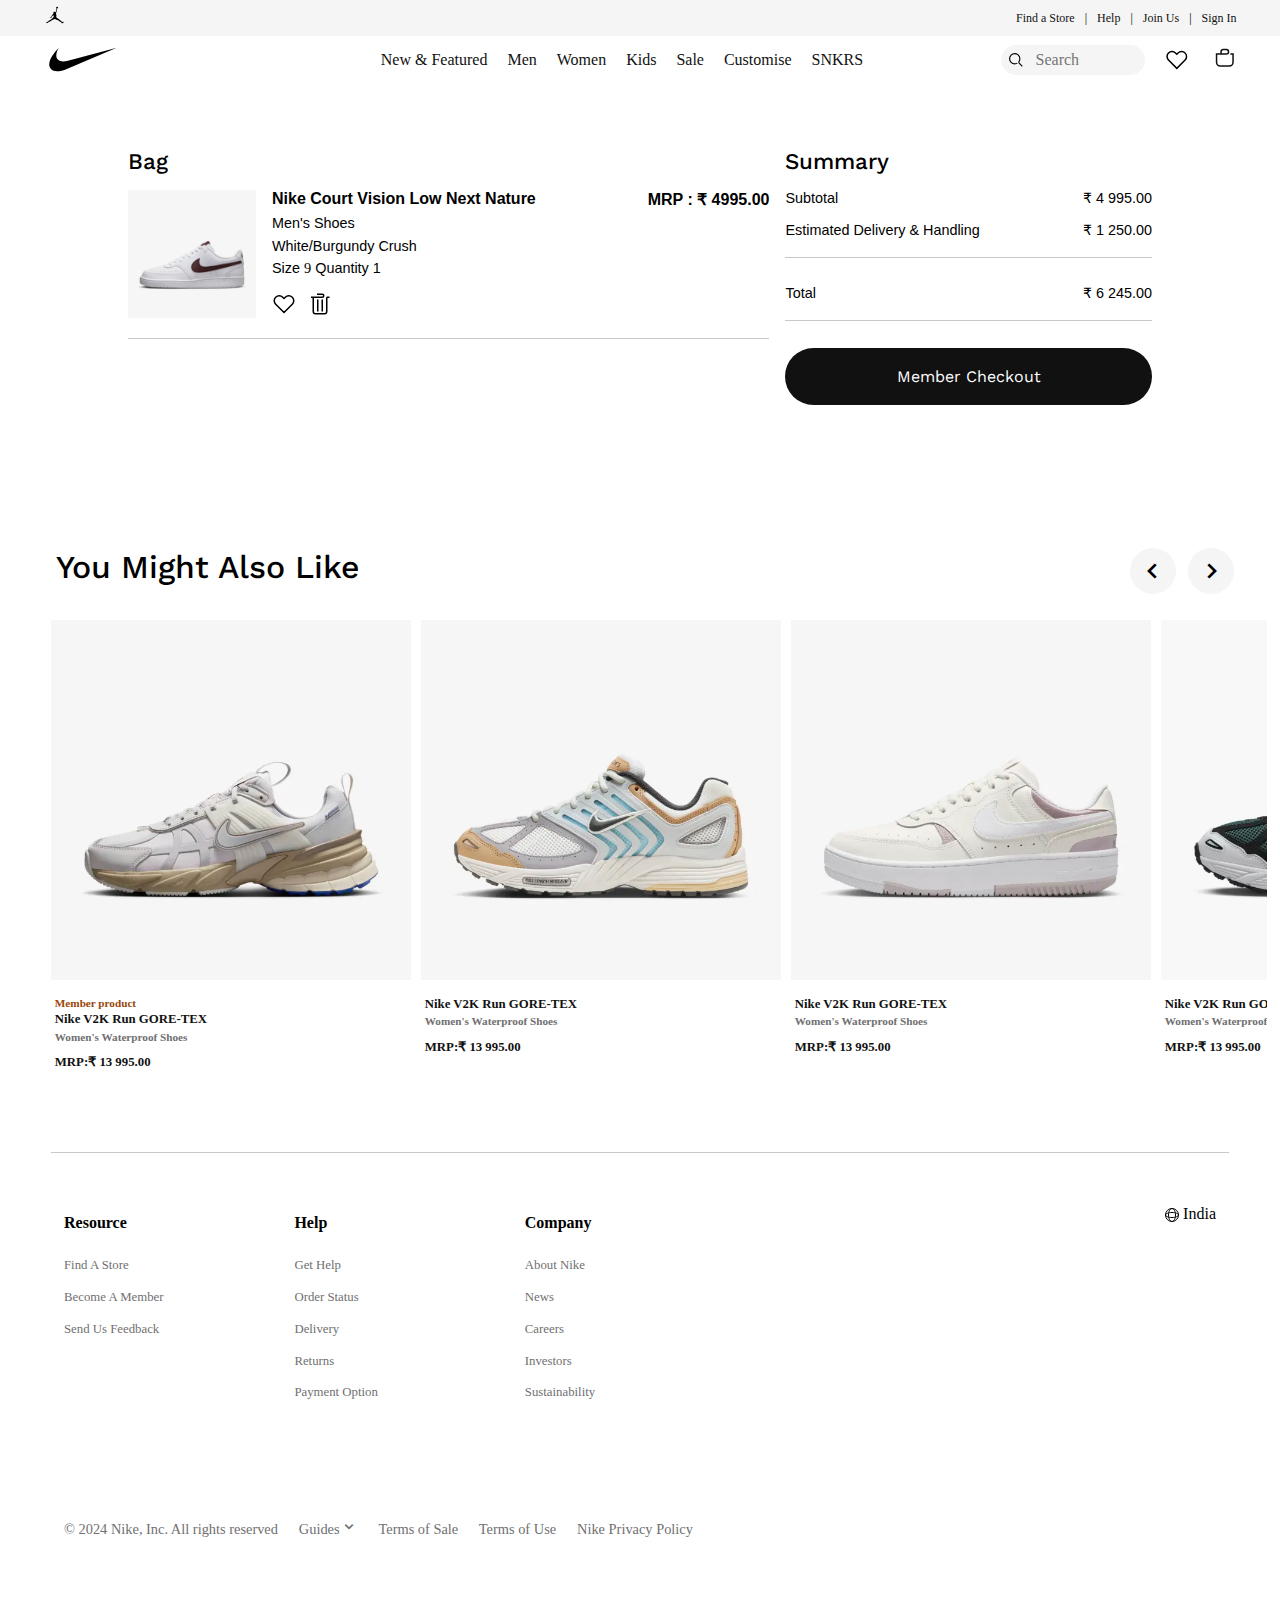
<file: cart.html>
<!DOCTYPE html>
<html lang="en">
<head>
  <meta charset="UTF-8">
  <meta name="viewport" content="width=device-width, initial-scale=1.0">
  <title>Nike. Just Do It. Nike IN </title>
  <link rel="stylesheet" href="Style/style.css">
  <link rel="icon" href="Assets/fav-icon.jpg" type="image/x-icon">

  <link rel="stylesheet"
  href="https://cdn.jsdelivr.net/npm/boxicons@latest/css/boxicons.min.css">

</head>
<body>
  <!-- Top Navabr Start Here -->
  <div class="top-navbar">
    <div class="top-navbar__nav-container">
      <ul >
        <li class="top-navbar__logo1"><a href="#"><img src="Assets/Nike-logo1.svg" alt=""></a></li>
        <li><a href=""><p>Find a Store</p></a></li>
        <li><p>|</p></li>
        <li><a href=""><p>Help</p></a></li>
        <li><p>|</p></li>
        <li><a href=""><p>Join Us</p></a></li>
        <li><p>|</p></li>
        <li><a href="login.html"><p>Sign In</p></a></li>
      </ul>
    </div>
  </div>
  <!-- Top Navbar Ends Here -->

  <!-- Main Navbar Start Here -->
  <header class="header">
    <div class="header__container">

      <div class="header__container--1">
        <img src="Assets/Nike-logo2.svg" alt="">
      </div>

      <div class="header__container--2">
        <ul >
          <li class="hideOnMobile"> <a href="">New & Featured</a></li>
          <li class="hideOnMobile"> <a href="">Men</a> </li>
          <li class="hideOnMobile"> <a href="">Women</a> </li>
          <li class="hideOnMobile"> <a href="">Kids</a> </li>
          <li class="hideOnMobile"> <a href="">Sale</a> </li>
          <li class="hideOnMobile"> <a href="">Customise</a> </li>
          <li class="hideOnMobile"> <a href="">SNKRS</a> </li>
        </ul>
        <div class="sidebar">
          <ul>
            <li onclick="HideSidebar(event)"><a href=""><svg xmlns="http://www.w3.org/2000/svg" height="24px" viewBox="0 -960 960 960" width="24px" fill="#111111"><path d="m256-200-56-56 224-224-224-224 56-56 224 224 224-224 56 56-224 224 224 224-56 56-224-224-224 224Z"/></svg></a></li>
            <li> <a href="">New & Featured</a></li>
            <li> <a href="">Men</a> </li>
            <li> <a href="">Women</a> </li>
            <li> <a href="">Kids</a> </li>
            <li> <a href="">Sale</a> </li>
            <li> <a href="">Customise</a> </li>
            <li> <a href="">SNKRS</a> </li>
          </ul>

          <div class="sidebar__logo">
            <img src="Assets/Nike-logo1.svg" alt=""> <span>Jordan</span>
          </div>

          <h4>Become a Nike Member for the best products, inspiration and stories in sport.<a  href="https://www.nike.com/in/membership">Learn more</a></h4>

          <span>
            <button class="btn1">Join Us</button>
            <button class="btn2">Sign In</button>
          </span>
        </div>
      </div>

      <div class="header__container--3">
        <div class="header__container--3__search-box">
          <span>
            <svg class="header__container--3--svg-icons search" xmlns="http://www.w3.org/2000/svg" aria-hidden="true" focusable="false" viewBox="0 0 24 24" role="img" width="24px" height="24px" fill="none"><path stroke="currentColor" stroke-width="1.5" d="M13.962 16.296a6.716 6.716 0 01-3.462.954 6.728 6.728 0 01-4.773-1.977A6.728 6.728 0 013.75 10.5c0-1.864.755-3.551 1.977-4.773A6.728 6.728 0 0110.5 3.75c1.864 0 3.551.755 4.773 1.977A6.728 6.728 0 0117.25 10.5a6.726 6.726 0 01-.921 3.407c-.517.882-.434 1.988.289 2.711l3.853 3.853"/></svg>
            <input type="text" name="" id="" placeholder="Search">
          </span>
          <svg class="header__container--3--svg-icons hidden-search" xmlns="http://www.w3.org/2000/svg" aria-hidden="true" focusable="false" viewBox="0 0 24 24" role="img" width="24px" height="24px" fill="none"><path stroke="currentColor" stroke-width="1.5" d="M13.962 16.296a6.716 6.716 0 01-3.462.954 6.728 6.728 0 01-4.773-1.977A6.728 6.728 0 013.75 10.5c0-1.864.755-3.551 1.977-4.773A6.728 6.728 0 0110.5 3.75c1.864 0 3.551.755 4.773 1.977A6.728 6.728 0 0117.25 10.5a6.726 6.726 0 01-.921 3.407c-.517.882-.434 1.988.289 2.711l3.853 3.853"/></svg>

          <svg class="header__container--3--svg-icons" xmlns="http://www.w3.org/2000/svg" aria-hidden="true" focusable="false" viewBox="0 0 24 24" role="img" width="24px" height="24px" fill="none"><path stroke="currentColor" stroke-width="1.5" d="M16.794 3.75c1.324 0 2.568.516 3.504 1.451a4.96 4.96 0 010 7.008L12 20.508l-8.299-8.299a4.96 4.96 0 010-7.007A4.923 4.923 0 017.205 3.75c1.324 0 2.568.516 3.504 1.451l.76.76.531.531.53-.531.76-.76a4.926 4.926 0 013.504-1.451"/></svg>

          <a href="cart.html">
            <svg class="header__container--3--svg-icons" xmlns="http://www.w3.org/2000/svg" aria-hidden="true" focusable="false" viewBox="0 0 24 24" role="img" width="24px" height="24px" fill="none"><path stroke="currentColor" stroke-width="1.5" d="M8.25 8.25V6a2.25 2.25 0 012.25-2.25h3a2.25 2.25 0 110 4.5H3.75v8.25a3.75 3.75 0 003.75 3.75h9a3.75 3.75 0 003.75-3.75V8.25H17.5"/></svg>
          </a>

          <svg class="menu-btn" onclick="ShowSidebar(event)" xmlns="http://www.w3.org/2000/svg" height="24px" viewBox="0 -960 960 960" width="24px" fill="#111111"><path d="M120-240v-80h720v80H120Zm0-200v-80h720v80H120Zm0-200v-80h720v80H120Z"/></svg>
        </div>
      </div>
    </div>
  </header>

  <!-- Main Cart -->
  <div class="main-cart">
    <div class="cart">
      <!-- Cart Items -->
      <div class="cart__item">
        <h5>Bag</h5>
        <!-- Item 1 -->
        <div class="cart__item--1">

          <!-- Item Img -->
          <div class="cart__item--img">
            <img src="Assets/cart-item.png" alt="">
          </div>

          <!-- Item Details -->
          <div class="cart__item--detail">
            <div class="cart__item--detail--head">
              <p>Nike Court Vision Low Next Nature</p>
              <p>MRP : ₹ 4995.00</p>
            </div>

            <div class="cart__item--detail--price">
              <p>Men's Shoes</p>
              <p>White/Burgundy Crush</p>
              <p>Size <span>9</span> Quantity 1 <i class='bx bx-chevron-down'></i></p>
              <p><img src="Assets/heart.svg" alt=""> <img src="Assets/bin.svg" alt=""></p>
            </div>
          </div>
        </div>
        <!-- Item 1 End Here -->

        <div class="line-breaker">
          <div class="line"></div>
        </div>

      </div>

      <!-- Total Summary -->
      <div class="cart__total">
        <h5>Summary</h5>

        <div class="cart__total--1">
          <p>Subtotal</p>
          <p>₹ 4 995.00</p>
        </div>

        <div class="cart__total--1">
          <p>Estimated Delivery & Handling</p>
          <p>₹ 1 250.00</p>
        </div>

        <div class="line-breaker">
          <div class="line"></div>
        </div>

        <div class="cart__total--1">
          <p>Total</p>
          <p>₹ 6 245.00</p>
        </div>

        <div class="line-breaker">
          <div class="line"></div>
        </div>

        <button>Member Checkout</button>

      </div>
    </div>
  </div>
  <!-- Main Cart End -->

  <!-- Related -->
  <section class="featured">
    <div class="cart-like featured__head">
      <p>You Might Also Like</p>
      <span>
        <i class='bx bx-chevron-left' ></i>
        <i class='bx bx-chevron-right' ></i>
      </span>
    </div>

    <div class="slider-container">
      <div class="slider">
        <div class="week">
          <div class="week__img-container">
            <img src="Assets/n1.png" alt="">
          </div>
          <div class="week__detail">
            <p class="week__detail--p-red">Member product</p>
            <p class="week__detail--p-black">Nike V2K Run GORE-TEX</p>
            <p class="week__detail--p-gray">Women's Waterproof Shoes</p>
            <p class="week__detail--p-black week__detail--price">MRP:₹ 13 995.00</p>
          </div>
        </div>
        <div class="week">
          <div class="week__img-container">
            <img src="Assets/n2.png" alt="">
          </div>
          <div class="week__detail">
            <p class="week__detail--p-black">Nike V2K Run GORE-TEX</p>
            <p class="week__detail--p-gray">Women's Waterproof Shoes</p>
            <p class="week__detail--p-black week__detail--price">MRP:₹ 13 995.00</p>
          </div>
        </div>
        <div class="week">
          <div class="week__img-container">
            <img src="Assets/n3.png" alt="">
          </div>
          <div class="week__detail">
            <p class="week__detail--p-black">Nike V2K Run GORE-TEX</p>
            <p class="week__detail--p-gray">Women's Waterproof Shoes</p>
            <p class="week__detail--p-black week__detail--price">MRP:₹ 13 995.00</p>
          </div>
        </div>
        <div class="week">
          <div class="week__img-container">
            <img src="Assets/n4.png" alt="">
          </div>
          <div class="week__detail">
            <p class="week__detail--p-black">Nike V2K Run GORE-TEX</p>
            <p class="week__detail--p-gray">Women's Waterproof Shoes</p>
            <p class="week__detail--p-black week__detail--price">MRP:₹ 13 995.00</p>
          </div>
        </div>
        <div class="week">
          <div class="week__img-container">
            <img src="Assets/n5.png" alt="">
          </div>
          <div class="week__detail">
            <p class="week__detail--p-black">Nike V2K Run GORE-TEX</p>
            <p class="week__detail--p-gray">Women's Waterproof Shoes</p>
            <p class="week__detail--p-black week__detail--price">MRP:₹ 13 995.00</p>
          </div>
        </div>
        <div class="week">
          <div class="week__img-container">
            <img src="Assets/n6.png" alt="">
          </div>
          <div class="week__detail">
            <p class="week__detail--p-red">Member product</p>
            <p class="week__detail--p-black">Nike V2K Run GORE-TEX</p>
            <p class="week__detail--p-gray">Women's Waterproof Shoes</p>
            <p class="week__detail--p-black week__detail--price">MRP:₹ 13 995.00</p>
          </div>
        </div>
        <div class="week">
          <div class="week__img-container">
            <img src="Assets/n7.png" alt="">
          </div>
          <div class="week__detail">
            <p class="week__detail--p-black">Nike V2K Run GORE-TEX</p>
            <p class="week__detail--p-gray">Women's Waterproof Shoes</p>
            <p class="week__detail--p-black week__detail--price">MRP:₹ 13 995.00</p>
          </div>
        </div>
        <div class="week">
          <div class="week__img-container">
            <img src="Assets/n8.png" alt="">
          </div>
          <div class="week__detail">
            <p class="week__detail--p-red">Member product</p>
            <p class="week__detail--p-black">Nike V2K Run GORE-TEX</p>
            <p class="week__detail--p-gray">Women's Waterproof Shoes</p>
            <p class="week__detail--p-black week__detail--price">MRP:₹ 13 995.00</p>
          </div>
        </div>
        <div class="week">
          <div class="week__img-container">
            <img src="Assets/n9.png" alt="">
          </div>
          <div class="week__detail">
            <p class="week__detail--p-black">Nike V2K Run GORE-TEX</p>
            <p class="week__detail--p-gray">Women's Waterproof Shoes</p>
            <p class="week__detail--p-black week__detail--price">MRP:₹ 13 995.00</p>
          </div>
        </div>
        <div class="week">
          <div class="week__img-container">
            <img src="Assets/n10.png" alt="">
          </div>
          <div class="week__detail">
            <p class="week__detail--p-black">Nike V2K Run GORE-TEX</p>
            <p class="week__detail--p-gray">Women's Waterproof Shoes</p>
            <p class="week__detail--p-black week__detail--price">MRP:₹ 13 995.00</p>
          </div>
        </div>
      </div>
    </div>
  </section>

  <div class="line-break">
    <div class="line"></div>
  </div>

  <div class="main-footer">
    <div class="main-footer__container">
      <div class="grid1 main-footer__item1">
        <h4>Resource</h4>
        <p> <a href="">Find A Store</a> </p>
        <p> <a href="">Become A Member</a> </p>
        <p> <a href="">Send Us Feedback</a> </p>
      </div>
      <div class="grid1 main-footer__item2">
        <h4>Help</h4>
        <p> <a href="">Get Help</a> </p>
        <p> <a href="">Order Status</a> </p>
        <p> <a href="">Delivery</a> </p>
        <p> <a href="">Returns</a> </p>
        <p> <a href="">Payment Option</a> </p>
      </div>
      <div class="grid1 main-footer__item3">
        <h4>Company</h4>
        <p> <a href="">About Nike</a> </p>
        <p> <a href="">News</a> </p>
        <p> <a href="">Careers</a> </p>
        <p> <a href="">Investors</a> </p>
        <p> <a href="">Sustainability</a> </p>
      </div>
      <div class="grid1 main-footer__item4"></div>
      <div class="grid1 main-footer__item5">
        <div class="main-footer__item5--india">
          <svg xmlns="http://www.w3.org/2000/svg" aria-hidden="true" class="css-npy3on" focusable="false" viewBox="0 0 24 24" role="img" width="16px" height="16px" fill="none"><path stroke="currentColor" stroke-miterlimit="10" stroke-width="1.5" d="M21.75 12A9.75 9.75 0 0112 21.75M21.75 12A9.75 9.75 0 0012 2.25M21.75 12c0 2.071-4.365 3.75-9.75 3.75S2.25 14.071 2.25 12m19.5 0c0-2.071-4.365-3.75-9.75-3.75S2.25 9.929 2.25 12M12 21.75A9.75 9.75 0 012.25 12M12 21.75c2.9 0 5.25-4.365 5.25-9.75S14.9 2.25 12 2.25m0 19.5c-2.9 0-5.25-4.365-5.25-9.75S9.1 2.25 12 2.25M2.25 12A9.75 9.75 0 0112 2.25"/></svg>
          <span>India</span></div>
      </div>
    </div>
  </div>

  <div class="main-footer">
    <div class="main-footer__right">
      <p> <span > &#169 2024 Nike, Inc. All rights reserved </span> <span>Guides<i class='bx bx-chevron-down'></i></span> <span>Terms of Sale</span> <span>Terms of Use</span> <span>Nike Privacy Policy</span> </p>
    </div>
  </div>



</body>
</html>
</file>
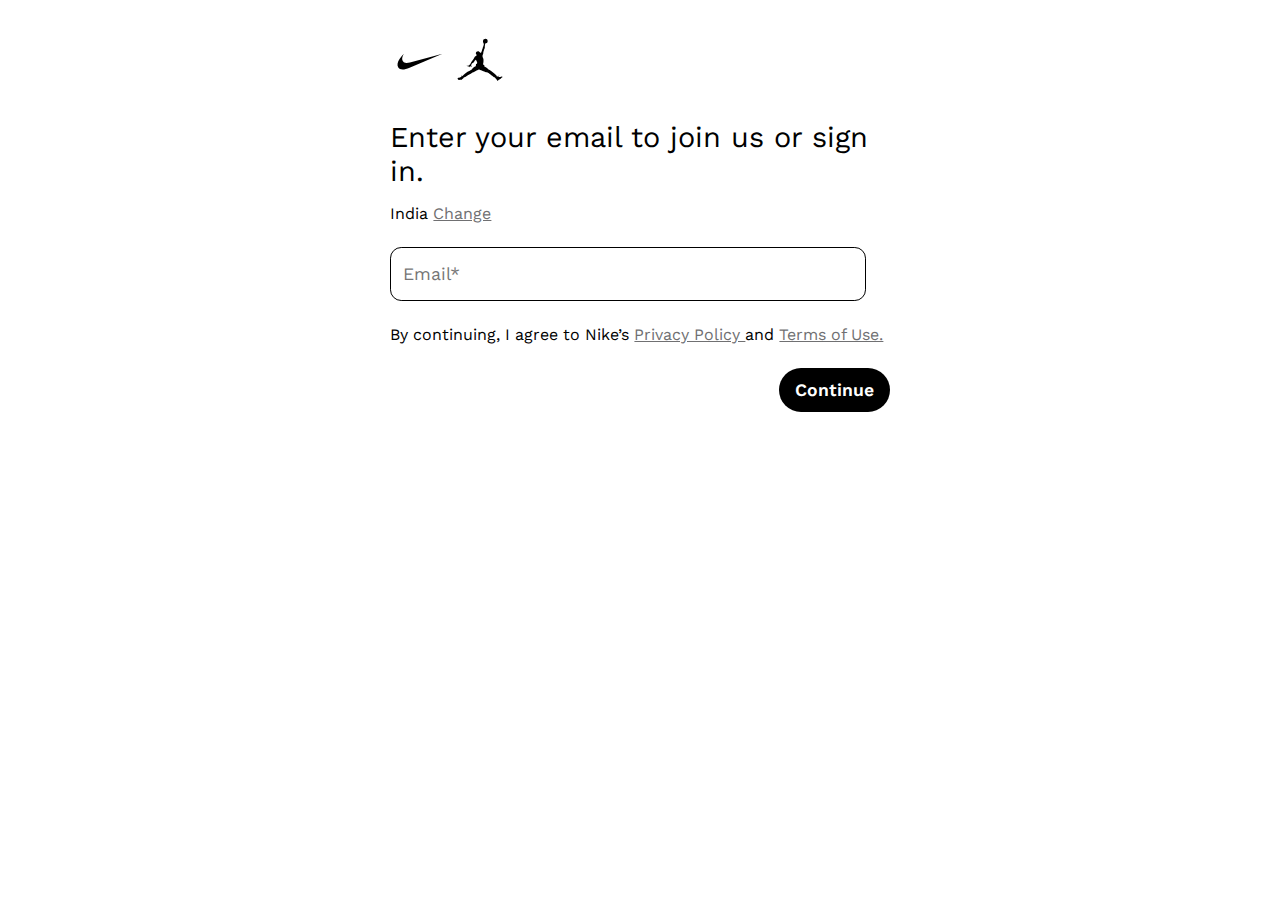
<file: login.html>
<!DOCTYPE html>
<html lang="en">
<head>
  <meta charset="UTF-8">
  <meta name="viewport" content="width=device-width, initial-scale=1.0">

  <title>Nike. Just Do It. Nike IN </title>
  <link rel="stylesheet" href="login-style/login-style.css">
  <link rel="icon" href="Assets/fav-icon.jpg" type="image/x-icon">

</head>
<body>  

  <div class="main-login">
    <div class="login">
      <div class="login__logo">
        <span><img src="Assets/Nike-logo2.svg" alt=""><img src="Assets/Nike-logo1.svg" alt=""></span>
      </div>
      <h4>Enter your email to join us or sign in.</h4>
      <p>India <span>Change</span></p>
      <input type="email" name="" id="" placeholder="Email*">
      <p class="login_policy">By continuing, I agree to Nike’s <span> Privacy Policy </span> and <span>Terms of Use.</span> </p>
      <div class="login__btn">
        <button>Continue</button>
      </div>
    </div>
  </div>

</body>
</html>
</file>
<file: Style/style.css>
@import url("https://fonts.googleapis.com/css2?family=Work+Sans:wght@100..900&display=swap");
@import url("https://fonts.googleapis.com/css2?family=Bebas+Neue&display=swap");
* {
  margin: 0;
  padding: 0;
  font-family: "sans-sarif";
}

html {
  scroll-behavior: smooth;
  height: 0;
}

body {
  width: 100%;
  font-size: 16px;
  height: 16px;
  font-family: "sans-sarif";
  font-style: normal;
  font-weight: normal;
  overflow-x: hidden;
}

.top-navbar {
  width: 100%;
  height: 225%;
  background-color: #f5f5f5;
  display: flex;
  justify-content: center;
  align-items: center;
}
.top-navbar__nav-container {
  width: 94%;
  height: 100%;
  display: flex;
}
.top-navbar__nav-container ul {
  display: flex;
  justify-content: center;
  align-items: center;
  width: 100%;
}
.top-navbar__nav-container ul li {
  list-style-type: none;
  padding: 5px;
  font-size: 12px;
}
.top-navbar__nav-container ul li a {
  text-decoration: none;
}
.top-navbar__nav-container ul li a p {
  font-family: "sans-sarif";
  color: #111111;
  font-size: 0.75rem;
  font-weight: 500;
}
.top-navbar__nav-container ul li a p:hover {
  color: #707072;
}
.top-navbar__logo1 {
  margin-right: auto;
}

.header {
  width: 100%;
  height: 300%;
  display: flex;
  justify-content: center;
}
.header__container {
  width: 94%;
  height: 100%;
  display: flex;
  justify-content: space-between;
}
.header__container--1 {
  display: flex;
  justify-content: space-between;
  align-items: center;
  height: 100%;
}
.header__container--1 img {
  width: 90px;
  height: 100px;
  -o-object-fit: contain;
     object-fit: contain;
}
.header__container--2 {
  display: flex;
  align-items: center;
  justify-content: center;
  margin-left: 15%;
}
.header__container--2 .sidebar {
  position: fixed;
  top: 0;
  right: 0;
  height: 100vh;
  width: 250px;
  z-index: 999;
  background-color: #f5f5f5;
  box-shadow: -10px 0 10px rgba(255, 255, 255, 0.2);
  display: none;
  flex-direction: column;
  align-items: flex-start;
  justify-content: flex-start;
  transition: all 2s ease;
  overflow: scroll;
  padding: 1.5rem;
}
.header__container--2 .sidebar ul {
  display: block;
}
.header__container--2 .sidebar ul li {
  width: 100%;
  line-height: 2rem;
}
.header__container--2 .sidebar ul li:first-child {
  line-height: 3rem;
}
.header__container--2 .sidebar ul li a {
  font-family: "Work Sans", sans-serif;
  font-size: 1rem;
  font-weight: 600;
}
.header__container--2 .sidebar__logo {
  display: flex;
  align-items: center;
  margin-top: 1.5rem;
}
.header__container--2 .sidebar__logo span {
  font-family: "Work Sans", sans-serif;
  margin-left: 0.9rem;
  font-size: 0.9rem;
  font-weight: 600;
}
.header__container--2 .sidebar h4 {
  padding: 1rem 2rem 0 0;
  color: #707072;
  font-family: "Work Sans", sans-serif;
  font-weight: 500;
}
.header__container--2 .sidebar h4 a {
  text-decoration: none;
  color: #111111;
  font-weight: bolder;
  font-family: "Work Sans", sans-serif;
  font-weight: 600;
  margin-left: 0.3rem;
}
.header__container--2 .sidebar span button {
  margin-top: 3rem;
  font-size: 1.1rem;
  font-family: "Work Sans", sans-serif;
  padding: 0.5rem 1rem;
  border-radius: 2.5rem;
  border: 0.5px solid black;
  margin-bottom: 5rem;
}
.header__container--2 .sidebar span button:hover {
  cursor: pointer;
}
.header__container--2 .sidebar span .btn1 {
  background-color: #111111;
  color: white;
  margin-right: 1rem;
}
.header__container--2 ul {
  display: flex;
  align-items: center;
  justify-content: center;
}
.header__container--2 ul li {
  list-style-type: none;
  margin-right: 20px;
}
.header__container--2 ul li a {
  font-family: "sans-sarif";
  text-decoration: none;
  font-size: 1rem;
  font-weight: 500;
  color: #111111;
}
.header__container--3 {
  display: flex;
}
.header__container--3--svg-icons {
  padding: 2%;
  border-radius: 5rem;
}
.header__container--3--svg-icons:hover {
  background-color: #cacacb;
  cursor: pointer;
}
.header__container--3__search-box {
  height: 100%;
  display: flex;
  align-items: center;
  justify-content: space-between;
  width: 100%;
  padding-left: 16%;
}
.header__container--3__search-box span {
  display: flex;
  border: 1px solid black;
  width: 60%;
  background-color: #f5f5f5;
  border: none;
  border-radius: 2.5rem;
  padding: 0;
}
.header__container--3__search-box span .search {
  padding: 2% 4%;
}
.header__container--3__search-box span .search:hover {
  background-color: #c7c7cd;
}
.header__container--3__search-box span input {
  padding-left: 5px;
  width: 100%;
  border: none;
  font-weight: 500;
  font-size: 1rem;
  font-family: "sans-sarif";
  background-color: #f5f5f5;
  border: none;
  border-radius: 2.5rem;
}
.header__container--3__search-box span input:hover {
  background-color: #e5e5e5;
}
.header__container--3__search-box .hidden-search {
  display: none;
}
.header__container--3__search-box .menu-btn {
  display: none;
}
.header__container--3__search-box .menu-btn:hover {
  cursor: pointer;
}
.header__container--3__search-box a .header__container--3--svg-icons {
  color: #111111;
  padding: 0.3rem;
}

.call-to-action {
  width: 100%;
  height: 435%;
  background-color: #f5f5f5;
}
.call-to-action__container {
  height: 100%;
  display: flex;
  align-items: center;
  justify-content: center;
  flex-direction: column;
}
.call-to-action__p1-tag {
  font-size: 1rem;
  font-family: "sans-sarif";
}
.call-to-action__p1-tag:hover {
  cursor: pointer;
}
.call-to-action__p2-tag {
  margin-top: 0.5%;
  font-size: 0.8rem;
  -webkit-text-decoration: underline 0.2px gray;
          text-decoration: underline 0.2px gray;
  font-family: "sans-sarif";
}
.call-to-action__p2-tag:hover {
  cursor: pointer;
}

.banner {
  display: flex;
  justify-content: center;
  width: 100%;
}
.banner__video {
  width: 94%;
  height: 31.25rem;
}
.banner__video:hover {
  cursor: pointer;
}
.banner__video video {
  width: 100%;
  height: 100%;
  -o-object-fit: cover;
     object-fit: cover;
}

.banner__heading {
  display: flex;
  justify-content: center;
  align-items: center;
  flex-direction: column;
  width: 100%;
  padding-top: 2%;
  margin-bottom: 5%;
}
.banner__heading--1 {
  font-family: "Work Sans", sans-serif;
  font-weight: 600;
  padding-bottom: 0.8%;
}
.banner__heading--2 {
  font-family: "Bebas Neue", sans-serif;
  font-weight: 800;
  font-size: 4rem;
  line-height: 3.5rem;
  padding-bottom: 0.5%;
}
.banner__heading--3 {
  font-family: "Work Sans", sans-serif;
  font-weight: 500;
  font-size: 0.8rem;
  padding-bottom: 2%;
}
.banner__heading--4 {
  font-weight: 600;
  font-family: "Work Sans", sans-serif;
  color: white;
  background-color: #111111;
  padding: 5px 10px;
  border: none;
  border-radius: 2.5rem;
}
.banner__heading--4:hover {
  background-color: #707072;
  cursor: pointer;
}

.bx {
  font-size: 2rem;
  padding: 7px;
  margin-left: 8px;
  background-color: #f5f5f5;
  border-radius: 5rem;
}

.featured__head {
  display: flex;
  justify-content: space-between;
  width: 92%;
  margin-left: 3.5rem;
  margin-top: 8%;
}
.featured__head p {
  font-family: "Work Sans", sans-serif;
  font-size: 2rem;
  font-weight: 500;
}

.slider-container {
  width: 95vw;
  overflow: hidden;
  margin-left: 4%;
  padding-right: 0;
  margin-top: 2%;
}

.slider {
  display: flex;
  scroll-snap-type: x mandatory;
  overflow-x: auto;
  overflow-y: hidden;
  scroll-behavior: smooth;
}

.card {
  width: 50%;
  height: 200%;
  margin-right: 10px;
  display: flex;
  justify-content: center;
  align-items: center;
  font-size: 24px;
  font-weight: bold;
  scroll-snap-align: start;
  position: relative;
  padding-bottom: 18px;
}
.card:last-child {
  padding-right: 2%;
}
.card__img-container {
  width: 380px;
  height: 450px;
}
.card__img-container img {
  width: 100%;
  height: 100%;
  -o-object-fit: fill;
     object-fit: fill;
}
.card__detail {
  position: absolute;
  bottom: 10%;
  left: 10%;
}
.card__detail p {
  font-family: "Work Sans", sans-serif;
  font-size: 1.2rem;
  color: #f5f5f5;
}
.card__detail button {
  padding: 5px 10px;
  border: none;
  border-radius: 2.5rem;
  margin-top: 6%;
  font-family: "Work Sans", sans-serif;
  font-weight: 500;
  font-size: 1.2rem;
  color: #111111;
}
.card__detail button:hover {
  background-color: #cacacb;
  cursor: pointer;
}

.container {
  margin-top: 2%;
}

.card-list .card-item {
  width: 17rem;
  display: block;
  text-decoration: none;
  box-shadow: 0 10px 10px rgba(0, 0, 0, 0.05);
  transition: 0.2s ease;
}
.card-list .card-item img {
  width: 100%;
  height: 100%;
  -o-object-fit: contain;
     object-fit: contain;
}

.swiper-button-prev {
  margin-left: 2%;
}

.swiper-button-next {
  margin-right: 2%;
}

.card-shop {
  width: 50%; /* Each card width */
  height: 200%;
  margin-right: 10px; /* Space between cards */
  display: flex;
  justify-content: center;
  align-items: center;
  font-size: 24px;
  font-weight: bold;
  scroll-snap-align: start; /* Ensures each card snaps into place */
  position: relative;
  padding-bottom: 18px;
}
.card-shop:last-child {
  padding-right: 2%;
}
.card-shop__img-container {
  width: 360px;
  height: 230px;
}
.card-shop__img-container img {
  width: 100%;
  height: 100%;
  -o-object-fit: fill;
     object-fit: fill;
}
.card-shop__detail p {
  font-family: "Work Sans", sans-serif;
  font-size: 1.2rem;
  color: #f5f5f5;
}
.card-shop__detail button {
  position: absolute;
  bottom: -26%;
  left: 10%;
  padding: 5px 10px;
  border: none;
  border-radius: 2.5rem;
  margin-bottom: 30%;
  font-family: "Work Sans", sans-serif;
  font-weight: 500;
  font-size: 1.2rem;
  color: #111111;
}
.card-shop__detail button:hover {
  background-color: #cacacb;
  cursor: pointer;
}

.week {
  width: 100%; /* Each card width */
  height: 200%;
  margin-right: 10px; /* Space between cards */
  display: flex;
  justify-content: center;
  align-items: center;
  flex-direction: column;
  font-size: 24px;
  font-weight: bold;
  scroll-snap-align: start; /* Ensures each card snaps into place */
  position: relative;
  padding-bottom: 18px;
}
.week:last-child {
  padding-right: 2%;
}
.week__img-container {
  width: 360px;
  height: 60%;
}
.week__img-container img {
  width: 100%;
  height: 100%;
  -o-object-fit: fill;
     object-fit: fill;
  overflow: hidden;
}
.week__detail {
  display: flex;
  flex-direction: column;
  justify-content: flex-start;
  width: 100%;
  margin-top: 2%;
}
.week__detail p {
  font-family: "sans-sarif";
  padding: 1% 0 0 1%;
}
.week__detail--p-red {
  color: #99470a;
  font-size: 0.7rem;
}
.week__detail--p-gray {
  color: #707072;
  font-size: 0.7rem;
}
.week__detail--p-black {
  color: #111111;
  font-size: 0.8rem;
}
.week__detail--price {
  margin-top: 2.2%;
}

.dm-img {
  width: 94%;
  height: 5%;
  display: flex;
  justify-content: center;
  align-items: center;
  padding: 0 3.2%;
  margin-top: 1.5%;
}
.dm-img img {
  width: 100%;
  height: 100%;
  -o-object-fit: contain;
     object-fit: contain;
  overflow: hidden;
}

.member {
  width: 50%; /* Each card width */
  height: 200%;
  margin-right: 10px; /* Space between cards */
  display: flex;
  justify-content: center;
  align-items: center;
  font-size: 24px;
  font-weight: bold;
  scroll-snap-align: start; /* Ensures each card snaps into place */
  position: relative;
  padding-bottom: 18px;
}
.member:last-child {
  padding-right: 2%;
}
.member__img-container {
  width: 360px;
  height: 480px;
}
.member__img-container img {
  width: 100%;
  height: 100%;
  -o-object-fit: fill;
     object-fit: fill;
}
.member__detail {
  position: absolute;
  bottom: 12%;
  left: 8%;
}
.member__detail--p1 {
  font-family: "sans-sarif";
  font-size: 0.8rem;
  color: #f5f5f5;
}
.member__detail--p2 {
  font-family: "sans-sarif";
  font-size: 1.4rem;
  color: #f5f5f5;
  padding: 3% 0;
}
.member__detail button {
  padding: 3px 8px;
  border: none;
  border-radius: 2.5rem;
  font-family: "Work Sans", sans-serif;
  font-weight: 500;
  font-size: 1rem;
  color: #111111;
}
.member__detail button:hover {
  background-color: #cacacb;
  cursor: pointer;
}

.footer {
  width: 100;
  height: auto;
  padding: 3% 15% 4% 25%;
}
.footer__container {
  display: grid;
  grid-template-columns: repeat(4, 1fr);
  grid-template-rows: auto;
}
.footer__container .grid h4 {
  margin: 4% 0 15% 0;
  font-family: "sans-sarif";
}
.footer__container .grid h4:hover {
  cursor: pointer;
}
.footer__container .grid p {
  padding-bottom: 10%;
}
.footer__container .grid p a {
  font-family: "sans-sarif";
  font-size: 0.8rem;
  font-weight: 500;
  color: #707072;
  text-decoration: none;
}
.footer__container .grid p a:hover {
  cursor: pointer;
  color: #111111;
  font-weight: 600;
}

.line-breaker {
  display: flex;
  justify-content: center;
  width: 100%;
  height: 10%;
}
.line-breaker .line {
  width: 92%;
  height: 10%;
  background-color: #c7c7cd;
}

.main-footer {
  padding: 4% 5%;
  width: 100;
  height: auto;
}
.main-footer__container {
  display: grid;
  grid-template-columns: repeat(5, 1fr);
  grid-template-rows: auto;
}
.main-footer__container .grid1 h4 {
  margin: 4% 0 10% 0;
  font-family: "sans-sarif";
}
.main-footer__container .grid1 h4:hover {
  cursor: pointer;
}
.main-footer__container .grid1 p {
  padding-bottom: 6%;
}
.main-footer__container .grid1 p a {
  font-family: "sans-sarif";
  font-size: 0.8rem;
  font-weight: 500;
  color: #707072;
  text-decoration: none;
}
.main-footer__container .grid1 p a:hover {
  cursor: pointer;
  color: #111111;
  font-weight: 600;
}
.main-footer__item5 {
  display: grid;
  justify-content: flex-end;
  align-items: baseline;
}
.main-footer__item5--india {
  display: flex;
  align-items: end;
  gap: 3px;
}

.main-footer__right {
  padding-bottom: 1%;
  font-family: "sans-sarif";
  font-size: 0.9rem;
  font-weight: 500;
  color: #707072;
}
.main-footer__right span {
  padding-right: 1.5%;
  font-family: "sans-sarif";
}
.main-footer__right span .bx-chevron-down {
  display: inline;
  margin-top: 5px;
  font-size: 18px;
  padding: 0;
  margin-left: 0;
  background-color: transparent;
  border-radius: 0;
}

@media (max-width: 871px) {
  .header__container--3__search-box {
    padding: 0;
  }
  .header__container--3__search-box span {
    display: none;
  }
  .header__container--3--svg-icons {
    margin-right: 1.1rem;
  }
  .header__container--3__search-box .hidden-search {
    display: block;
  }
}
@media (max-width: 800px) {
  .top-navbar {
    display: none;
  }
  .header__container--3__search-box {
    padding: 0;
  }
  .header__container--3__search-box span {
    display: none;
  }
  .header__container--3--svg-icons {
    margin-right: 1.1rem;
  }
  .header__container--3__search-box .hidden-search {
    display: block;
  }
  .hideOnMobile {
    display: none;
  }
  .card-list .card-item {
    width: 12rem;
  }
  .header__container--3__search-box .menu-btn {
    display: block;
  }
  .featured__head {
    margin-left: 2rem;
  }
}
@media (max-width: 567px) {
  .banner__heading--2 {
    font-size: 2rem;
  }
  .banner__heading--3 {
    padding: 0 3rem;
    margin-bottom: 1rem;
  }
  .banner__video {
    height: 15rem;
  }
  .featured__head {
    margin-left: 1.1rem;
  }
  .card {
    width: 75%;
  }
  .member {
    width: 75%;
  }
  .card-shop__detail button {
    bottom: -10%;
  }
  .footer {
    padding: 4% 7%;
  }
  .footer__container {
    grid-template-columns: repeat(4, 1fr);
  }
  .grid1 {
    margin-right: 1.5rem;
  }
}
@media (max-width: 450px) {
  .card-shop {
    width: 65%;
  }
}
@media (max-width: 390px) {
  .card-shop {
    width: 65%;
  }
  .featured__head p {
    font-size: 1.5rem;
    font-weight: 500;
  }
}
@media (max-width: 431px) {
  .card {
    width: 90%;
  }
  .member {
    width: 90%;
  }
  .card-shop {
    width: 75%;
  }
}
@media (max-width: 376px) {
  .card {
    width: 90%;
  }
  .member {
    width: 90%;
  }
  .card-shop {
    width: 75%;
  }
  .footer {
    padding: 4% 8%;
  }
  .footer__container {
    grid-template-columns: repeat(2, 1fr);
  }
  .grid1 {
    margin-right: 1.5rem;
  }
}
.main-cart {
  padding: 4rem 8rem;
}
.main-cart .cart {
  display: grid;
  grid-template-columns: 0.7fr 0.4fr;
  gap: 1rem;
}
.main-cart .cart__item h5 {
  font-size: 1.4rem;
  font-family: "Work Sans", sans-serif;
  font-weight: 500;
}
.main-cart .cart__item--1 {
  margin: 1rem 0;
}
.main-cart .cart__item--img {
  width: 8rem;
  height: 8rem;
  float: left;
}
.main-cart .cart__item--img img {
  width: 100%;
  height: 100%;
  -o-object-fit: contain;
     object-fit: contain;
}
.main-cart .cart__item--detail--head {
  display: flex;
  justify-content: space-between;
}
.main-cart .cart__item--detail--head p {
  font-family: Arial, Helvetica, sans-serif;
  font-weight: 600;
  font-size: 1rem;
  margin-left: 1rem;
}
.main-cart .cart__item--detail--price {
  display: flex;
  flex-direction: column;
}
.main-cart .cart__item--detail--price p {
  font-size: 0.9rem;
  font-family: Arial, Helvetica, sans-serif;
  margin-left: 1rem;
  margin-top: 0.4rem;
}
.main-cart .cart__item--detail--price p .bx {
  font-size: 0;
  padding: 0;
  margin-left: 0;
  background-color: transparent;
  border-radius: 0;
}
.main-cart .cart__item--detail--price p:last-child {
  margin-top: 0.9rem;
}
.main-cart .cart__item--detail--price p img {
  margin-right: 0.5rem;
}
.main-cart .cart__item--detail--price p img:hover {
  cursor: pointer;
}
.main-cart .cart .line-breaker {
  margin-top: 1.2rem;
  height: 5%;
}
.main-cart .cart .line-breaker .line {
  width: 100%;
  height: 5%;
}
.main-cart .cart__total h5 {
  font-size: 1.4rem;
  font-family: "Work Sans", sans-serif;
  font-weight: 500;
}
.main-cart .cart__total .line-breaker {
  margin-top: 1.2rem;
  height: 5%;
}
.main-cart .cart__total .line-breaker .line {
  width: 100%;
  height: 5%;
}
.main-cart .cart__total--1 {
  display: flex;
  margin-top: 1rem;
  justify-content: space-between;
}
.main-cart .cart__total--1 p {
  font-size: 0.9rem;
  font-family: Arial, Helvetica, sans-serif;
}
.main-cart .cart button {
  color: white;
  background-color: #111111;
  margin-top: 1rem;
  width: 100%;
  padding: 1.2rem 3rem;
  font-size: 1rem;
  font-family: "Work Sans", sans-serif;
  border-radius: 2.5rem;
  border: none;
}
.main-cart .cart button:hover {
  cursor: pointer;
}

.line-break {
  display: flex;
  justify-content: center;
  width: 100%;
  height: 10%;
  margin-top: 4rem;
}
.line-break .line {
  width: 92%;
  height: 10%;
  background-color: #c7c7cd;
}/*# sourceMappingURL=style.css.map */
</file>
<file: login-style/login-style.css>
@import url("https://fonts.googleapis.com/css2?family=Work+Sans:wght@100..900&display=swap");
* {
  margin: 0;
  padding: 0;
  font-family: "Work Sans", sans-serif;
}

.main-login {
  display: flex;
  align-items: center;
  flex-direction: column;
}
.main-login .login {
  margin-top: 2rem;
  width: 39%;
  height: 400px;
}
.main-login .login__logo img {
  width: 60px;
  margin-bottom: 1.5rem;
}
.main-login .login h4 {
  font-family: "Work Sans", sans-serif;
  font-weight: 400;
  font-size: 1.8rem;
  margin-bottom: 1rem;
}
.main-login .login p {
  font-weight: 400;
  margin-bottom: 1.5rem;
}
.main-login .login p span {
  color: #707072;
  text-decoration: underline;
}
.main-login .login input {
  width: 90%;
  padding: 16px 12px;
  border-radius: 0.7rem;
  border: 0.5px solid black;
  font-weight: 400;
  font-size: 1.1rem;
  margin-bottom: 1.5rem;
}
.main-login .login__btn {
  display: flex;
  justify-content: flex-end;
}
.main-login .login button {
  color: white;
  background-color: black;
  padding: 12px 16px;
  font-weight: 600;
  font-size: 1.1rem;
  border: none;
  border-radius: 2.5rem;
}
.main-login .login button:hover {
  cursor: pointer;
}/*# sourceMappingURL=login-style.css.map */
</file>
